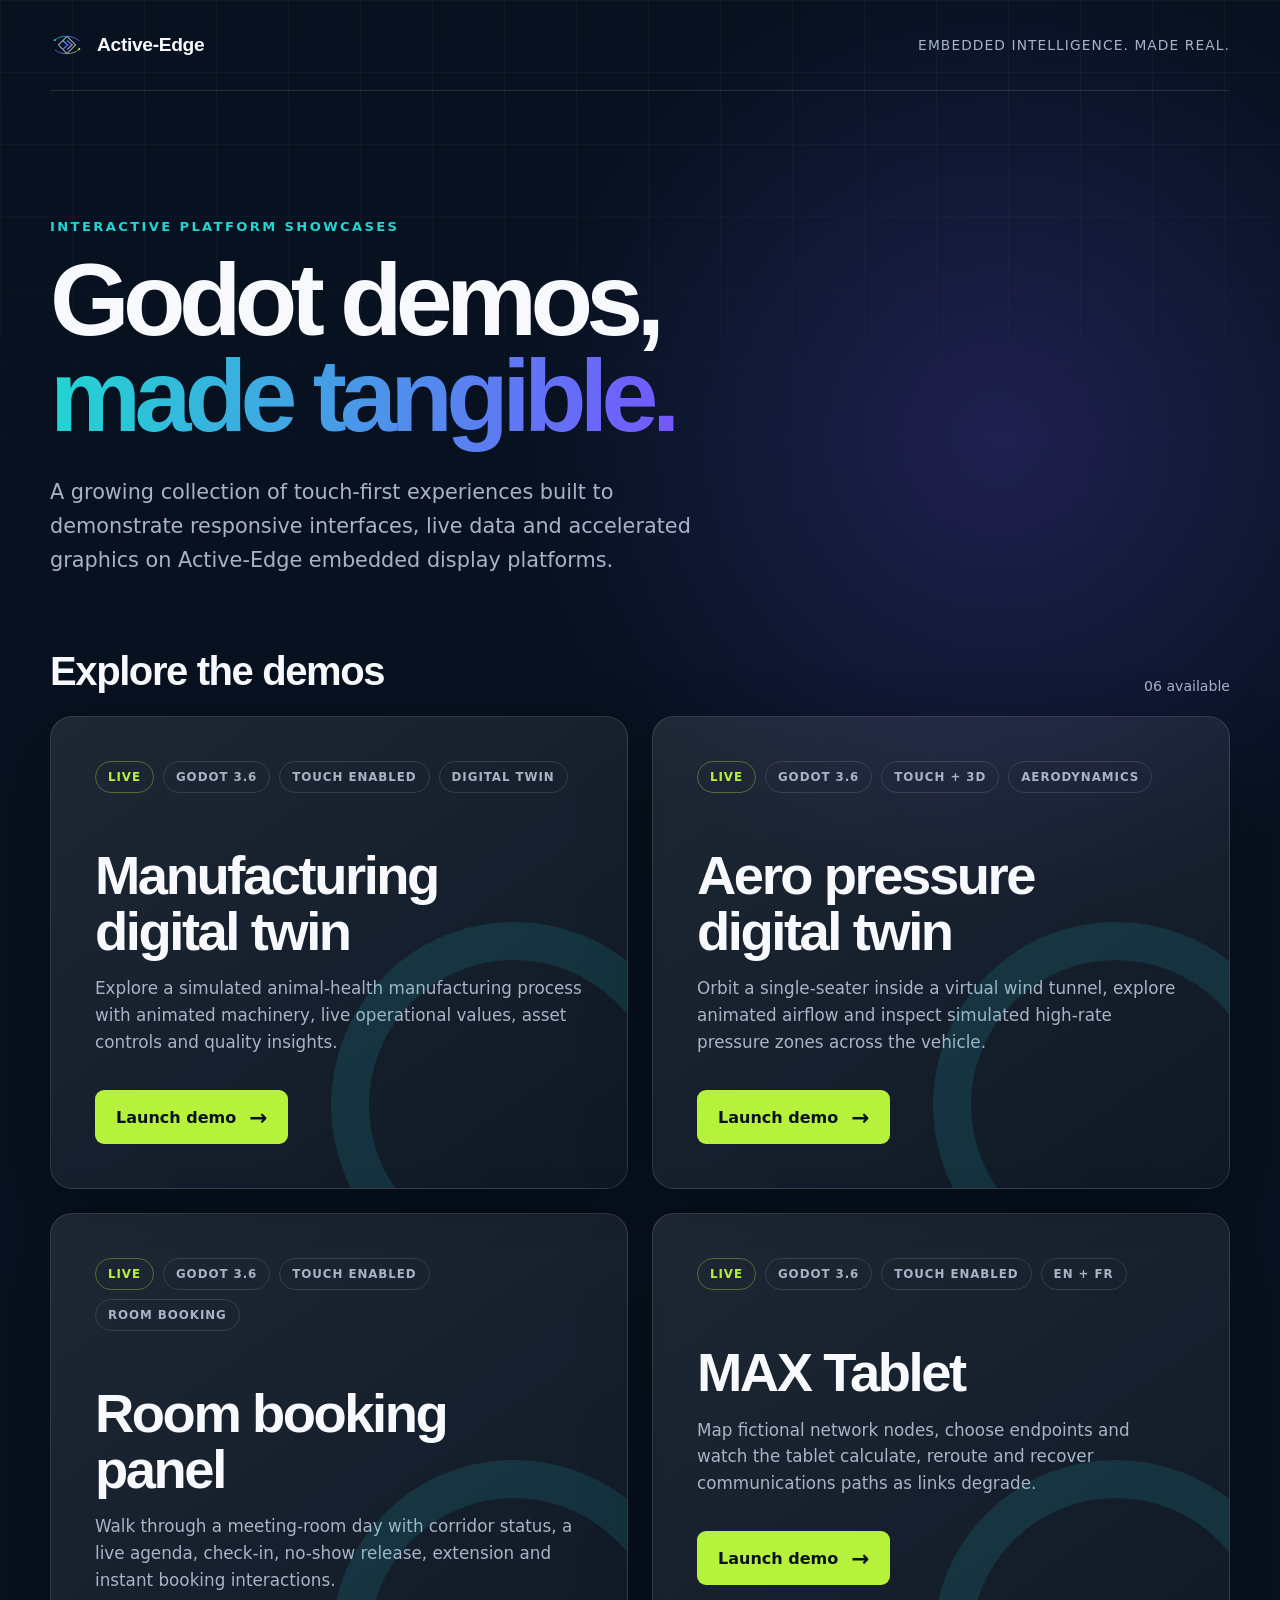
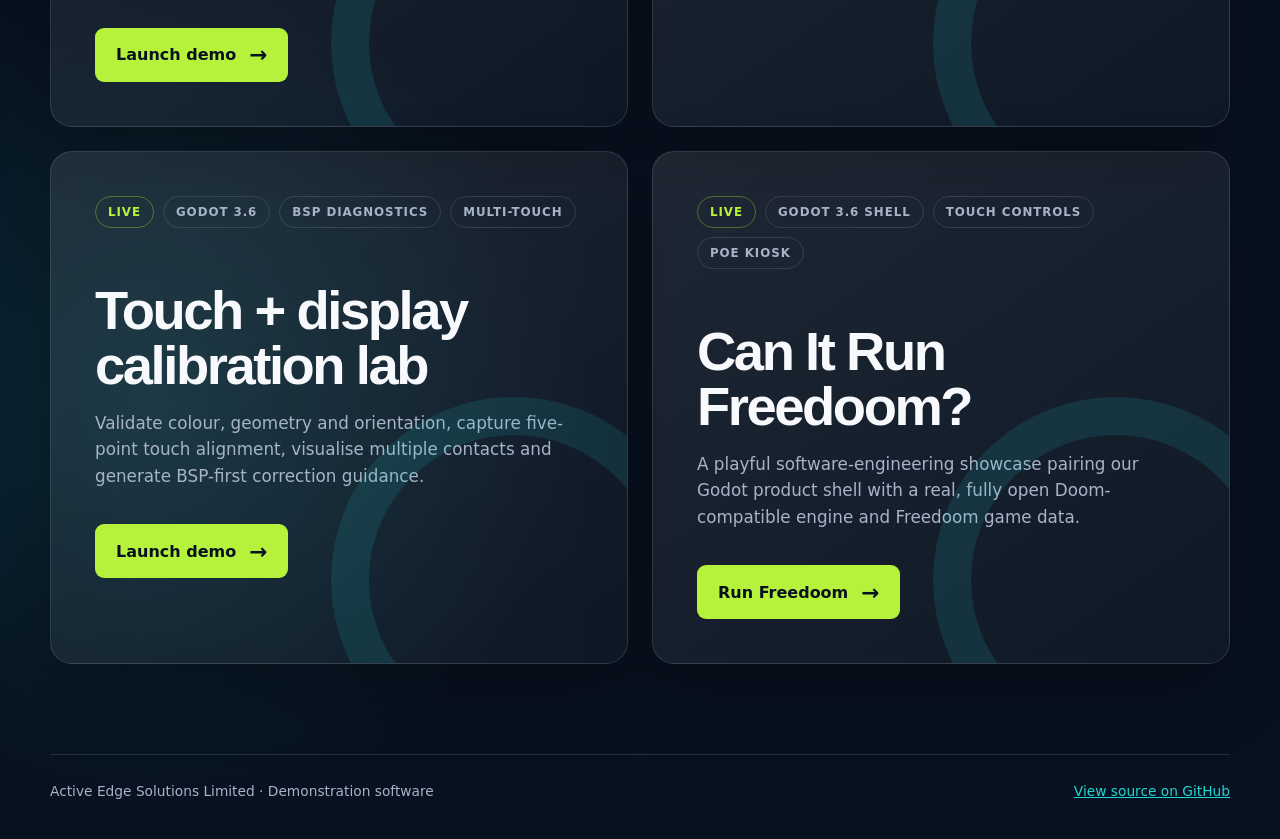
<file: site/index.html>
<!doctype html>
<html lang="en">
<head>
  <meta charset="utf-8">
  <meta name="viewport" content="width=device-width, initial-scale=1">
  <meta name="theme-color" content="#07111f">
  <meta name="description" content="Interactive Godot demonstrations for Active-Edge embedded display platforms.">
  <title>Active-Edge | Godot demos</title>
  <link rel="icon" href="assets/active-edge-mark.svg" type="image/svg+xml">
  <style>
    :root {
      color-scheme: dark;
      --carbon: #07111f;
      --carbon-soft: #0e1b2d;
      --cloud: #f7f9fc;
      --muted: #a7b4c8;
      --cyan: #20d6d2;
      --violet: #7557ff;
      --lime: #b6f23b;
      --line: rgba(255, 255, 255, 0.12);
    }
    * { box-sizing: border-box; }
    body {
      margin: 0;
      min-height: 100vh;
      color: var(--cloud);
      background:
        radial-gradient(circle at 78% 18%, rgba(117, 87, 255, 0.22), transparent 30rem),
        radial-gradient(circle at 12% 82%, rgba(32, 214, 210, 0.13), transparent 26rem),
        var(--carbon);
      font-family: "IBM Plex Sans", Inter, system-ui, -apple-system, sans-serif;
    }
    body::before {
      content: "";
      position: fixed;
      inset: 0;
      pointer-events: none;
      opacity: 0.3;
      background-image: linear-gradient(var(--line) 1px, transparent 1px), linear-gradient(90deg, var(--line) 1px, transparent 1px);
      background-size: 72px 72px;
      mask-image: linear-gradient(to bottom, black, transparent 80%);
    }
    .shell { position: relative; width: min(1180px, calc(100% - 40px)); margin: 0 auto; }
    header { display: flex; align-items: center; justify-content: space-between; padding: 28px 0; border-bottom: 1px solid var(--line); }
    .brand { display: flex; align-items: center; gap: 13px; color: var(--cloud); text-decoration: none; font-weight: 800; letter-spacing: -0.02em; }
    .brand img { width: 34px; height: 34px; }
    .brand span { font-family: Sora, Inter, sans-serif; font-size: 1.2rem; }
    .strap { color: var(--muted); font-size: 0.86rem; letter-spacing: 0.08em; text-transform: uppercase; }
    main { padding: clamp(70px, 10vw, 130px) 0 90px; }
    .eyebrow { margin: 0 0 18px; color: var(--cyan); font-size: 0.82rem; font-weight: 800; letter-spacing: 0.18em; text-transform: uppercase; }
    h1 { max-width: 840px; margin: 0; font-family: Sora, Inter, sans-serif; font-size: clamp(3.1rem, 8vw, 6.8rem); line-height: 0.94; letter-spacing: -0.065em; }
    .gradient { color: transparent; background: linear-gradient(95deg, var(--cyan), var(--violet)); background-clip: text; -webkit-background-clip: text; }
    .intro { max-width: 700px; margin: 30px 0 72px; color: var(--muted); font-size: clamp(1.05rem, 2vw, 1.3rem); line-height: 1.65; }
    .section-head { display: flex; justify-content: space-between; align-items: end; gap: 24px; margin-bottom: 22px; }
    h2 { margin: 0; font-family: "Space Grotesk", Inter, sans-serif; font-size: clamp(1.7rem, 4vw, 2.5rem); letter-spacing: -0.035em; }
    .count { color: var(--muted); font-size: 0.88rem; }
    .grid { display: grid; grid-template-columns: repeat(auto-fit, minmax(min(100%, 410px), 1fr)); gap: 24px; }
    .card { position: relative; overflow: hidden; min-height: 390px; padding: clamp(26px, 4vw, 44px); border: 1px solid var(--line); border-radius: 22px; background: linear-gradient(145deg, rgba(255,255,255,0.095), rgba(255,255,255,0.035)); box-shadow: 0 28px 70px rgba(0,0,0,0.28); }
    .card::after { content: ""; position: absolute; right: -70px; bottom: -100px; width: 290px; height: 290px; border: 38px solid rgba(32,214,210,0.12); border-radius: 50%; }
    .tags { display: flex; flex-wrap: wrap; gap: 9px; margin-bottom: 55px; }
    .tag { padding: 8px 12px; border: 1px solid var(--line); border-radius: 999px; color: var(--muted); font-size: 0.74rem; font-weight: 700; letter-spacing: 0.08em; text-transform: uppercase; }
    .live { color: var(--lime); border-color: rgba(182,242,59,0.34); }
    h3 { max-width: 570px; margin: 0 0 16px; font-family: "Space Grotesk", Inter, sans-serif; font-size: clamp(2rem, 5vw, 3.4rem); line-height: 1.02; letter-spacing: -0.045em; }
    .card p { max-width: 580px; margin: 0 0 34px; color: var(--muted); font-size: 1.05rem; line-height: 1.6; }
    .launch { position: relative; z-index: 1; display: inline-flex; align-items: center; gap: 13px; min-height: 54px; padding: 0 21px; border-radius: 9px; color: var(--carbon); background: var(--lime); text-decoration: none; font-weight: 850; transition: transform 160ms ease, box-shadow 160ms ease; }
    .launch:hover, .launch:focus-visible { transform: translateY(-2px); box-shadow: 0 12px 30px rgba(182,242,59,0.2); outline: 3px solid rgba(182,242,59,0.24); outline-offset: 3px; }
    .launch span { font-size: 1.35rem; }
    footer { display: flex; justify-content: space-between; gap: 20px; padding: 28px 0 40px; border-top: 1px solid var(--line); color: var(--muted); font-size: 0.86rem; }
    footer a { color: var(--cyan); }
    @media (max-width: 640px) { .strap { display: none; } main { padding-top: 65px; } .intro { margin-bottom: 52px; } footer { flex-direction: column; } }
    @media (prefers-reduced-motion: reduce) { * { scroll-behavior: auto !important; transition: none !important; } }
  </style>
</head>
<body>
  <div class="shell">
    <header>
      <a class="brand" href="https://active-esl.com/" aria-label="Active-Edge home">
        <img src="assets/active-edge-mark.svg" alt="">
        <span>Active-Edge</span>
      </a>
      <div class="strap">Embedded intelligence. Made real.</div>
    </header>
    <main>
      <p class="eyebrow">Interactive platform showcases</p>
      <h1>Godot demos,<br><span class="gradient">made tangible.</span></h1>
      <p class="intro">A growing collection of touch-first experiences built to demonstrate responsive interfaces, live data and accelerated graphics on Active-Edge embedded display platforms.</p>
      <section aria-labelledby="demos-title">
        <div class="section-head">
          <h2 id="demos-title">Explore the demos</h2>
          <span class="count">06 available</span>
        </div>
        <div class="grid">
          <article class="card">
            <div class="tags">
              <span class="tag live">Live</span>
              <span class="tag">Godot 3.6</span>
              <span class="tag">Touch enabled</span>
              <span class="tag">Digital twin</span>
            </div>
            <h3>Manufacturing digital twin</h3>
            <p>Explore a simulated animal-health manufacturing process with animated machinery, live operational values, asset controls and quality insights.</p>
            <a class="launch" href="elanco-manufacturing-digital-twin/">Launch demo <span aria-hidden="true">→</span></a>
          </article>
          <article class="card">
            <div class="tags">
              <span class="tag live">Live</span>
              <span class="tag">Godot 3.6</span>
              <span class="tag">Touch + 3D</span>
              <span class="tag">Aerodynamics</span>
            </div>
            <h3>Aero pressure digital twin</h3>
            <p>Orbit a single-seater inside a virtual wind tunnel, explore animated airflow and inspect simulated high-rate pressure zones across the vehicle.</p>
            <a class="launch" href="aero-pressure-digital-twin/">Launch demo <span aria-hidden="true">→</span></a>
          </article>
          <article class="card">
            <div class="tags">
              <span class="tag live">Live</span>
              <span class="tag">Godot 3.6</span>
              <span class="tag">Touch enabled</span>
              <span class="tag">Room booking</span>
            </div>
            <h3>Room booking panel</h3>
            <p>Walk through a meeting-room day with corridor status, a live agenda, check-in, no-show release, extension and instant booking interactions.</p>
            <a class="launch" href="room-booking/">Launch demo <span aria-hidden="true">→</span></a>
          </article>
          <article class="card">
            <div class="tags">
              <span class="tag live">Live</span>
              <span class="tag">Godot 3.6</span>
              <span class="tag">Touch enabled</span>
              <span class="tag">EN + FR</span>
            </div>
            <h3>MAX Tablet</h3>
            <p>Map fictional network nodes, choose endpoints and watch the tablet calculate, reroute and recover communications paths as links degrade.</p>
            <a class="launch" href="resilient-tactical-picture/">Launch demo <span aria-hidden="true">→</span></a>
          </article>
          <article class="card">
            <div class="tags">
              <span class="tag live">Live</span>
              <span class="tag">Godot 3.6</span>
              <span class="tag">BSP diagnostics</span>
              <span class="tag">Multi-touch</span>
            </div>
            <h3>Touch + display calibration lab</h3>
            <p>Validate colour, geometry and orientation, capture five-point touch alignment, visualise multiple contacts and generate BSP-first correction guidance.</p>
            <a class="launch" href="touch-display-calibration/">Launch demo <span aria-hidden="true">→</span></a>
          </article>
          <article class="card">
            <div class="tags">
              <span class="tag live">Live</span>
              <span class="tag">Godot 3.6 shell</span>
              <span class="tag">Touch controls</span>
              <span class="tag">PoE kiosk</span>
            </div>
            <h3>Can It Run Freedoom?</h3>
            <p>A playful software-engineering showcase pairing our Godot product shell with a real, fully open Doom-compatible engine and Freedoom game data.</p>
            <a class="launch" href="freedoom-engine/">Run Freedoom <span aria-hidden="true">→</span></a>
          </article>
        </div>
      </section>
    </main>
    <footer>
      <span>Active Edge Solutions Limited · Demonstration software</span>
      <a href="https://github.com/active-esl/godot-demos">View source on GitHub</a>
    </footer>
  </div>
</body>
</html>
</file>
